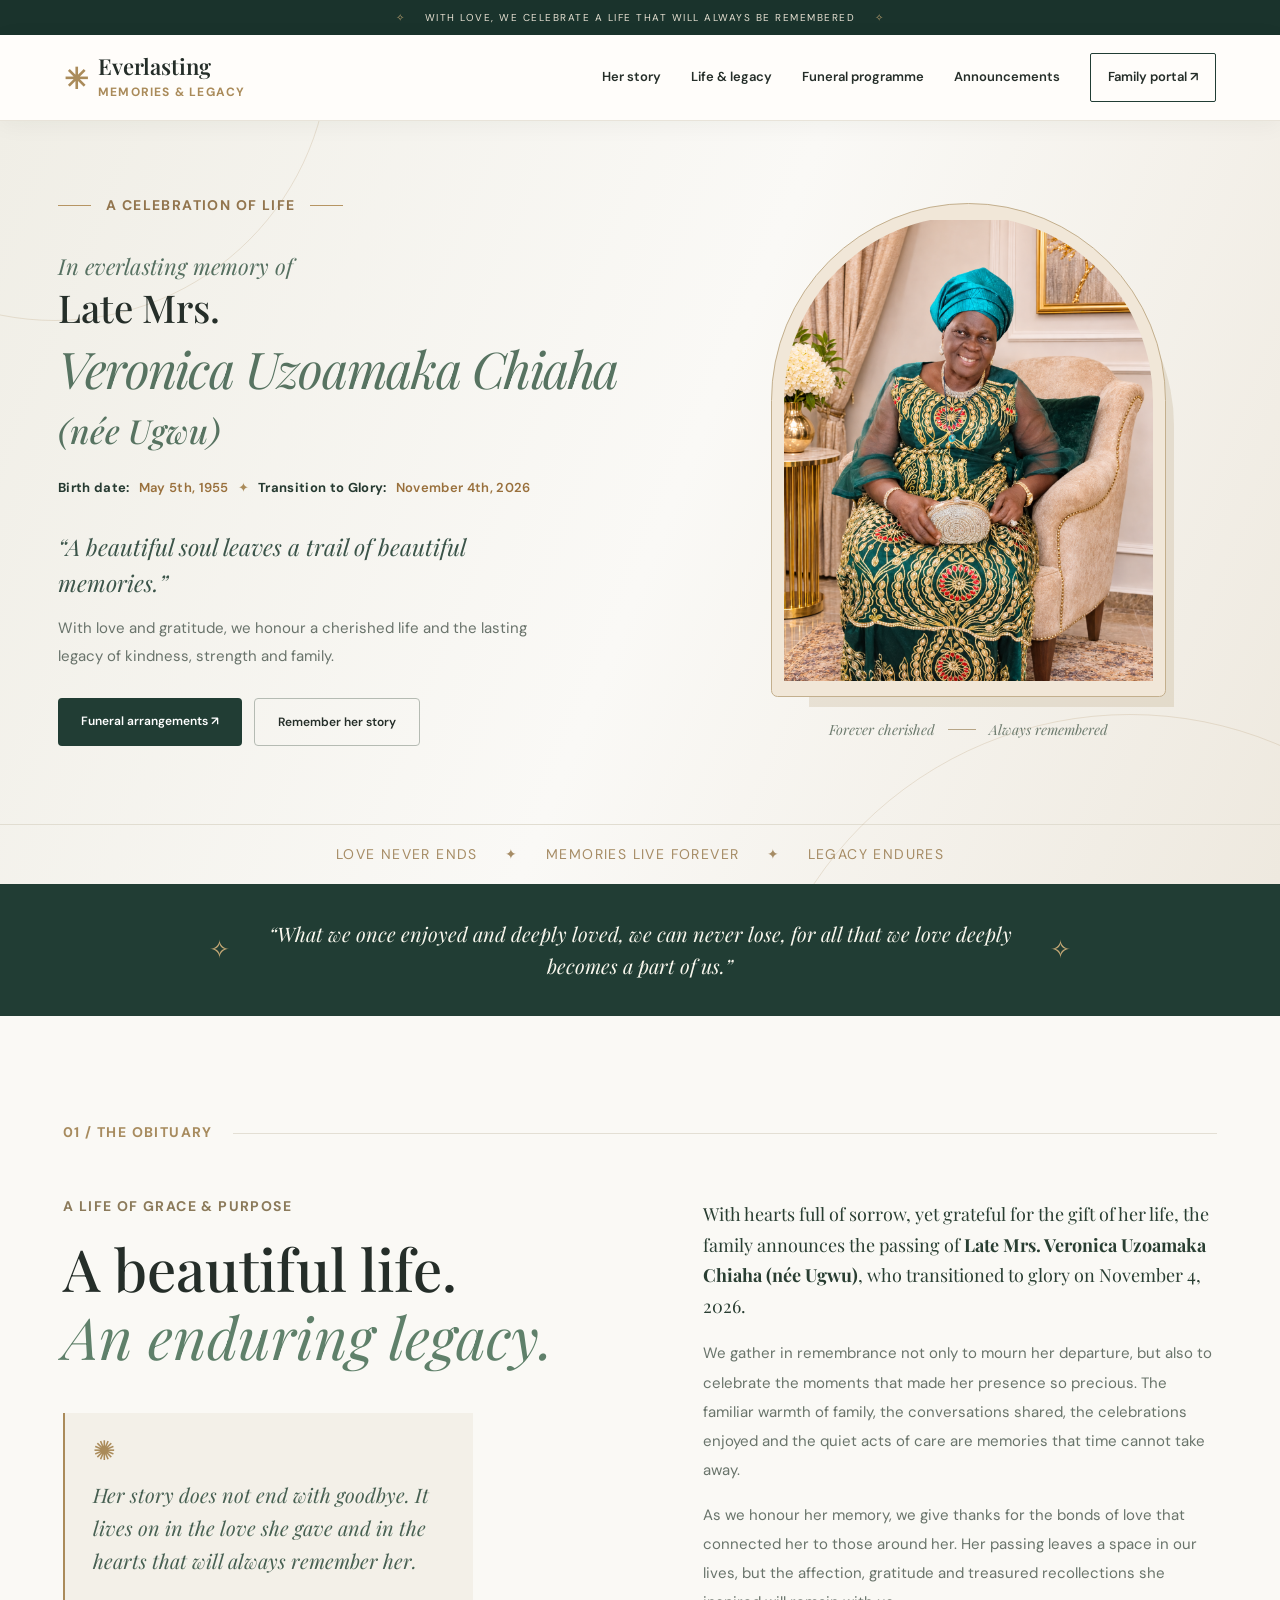
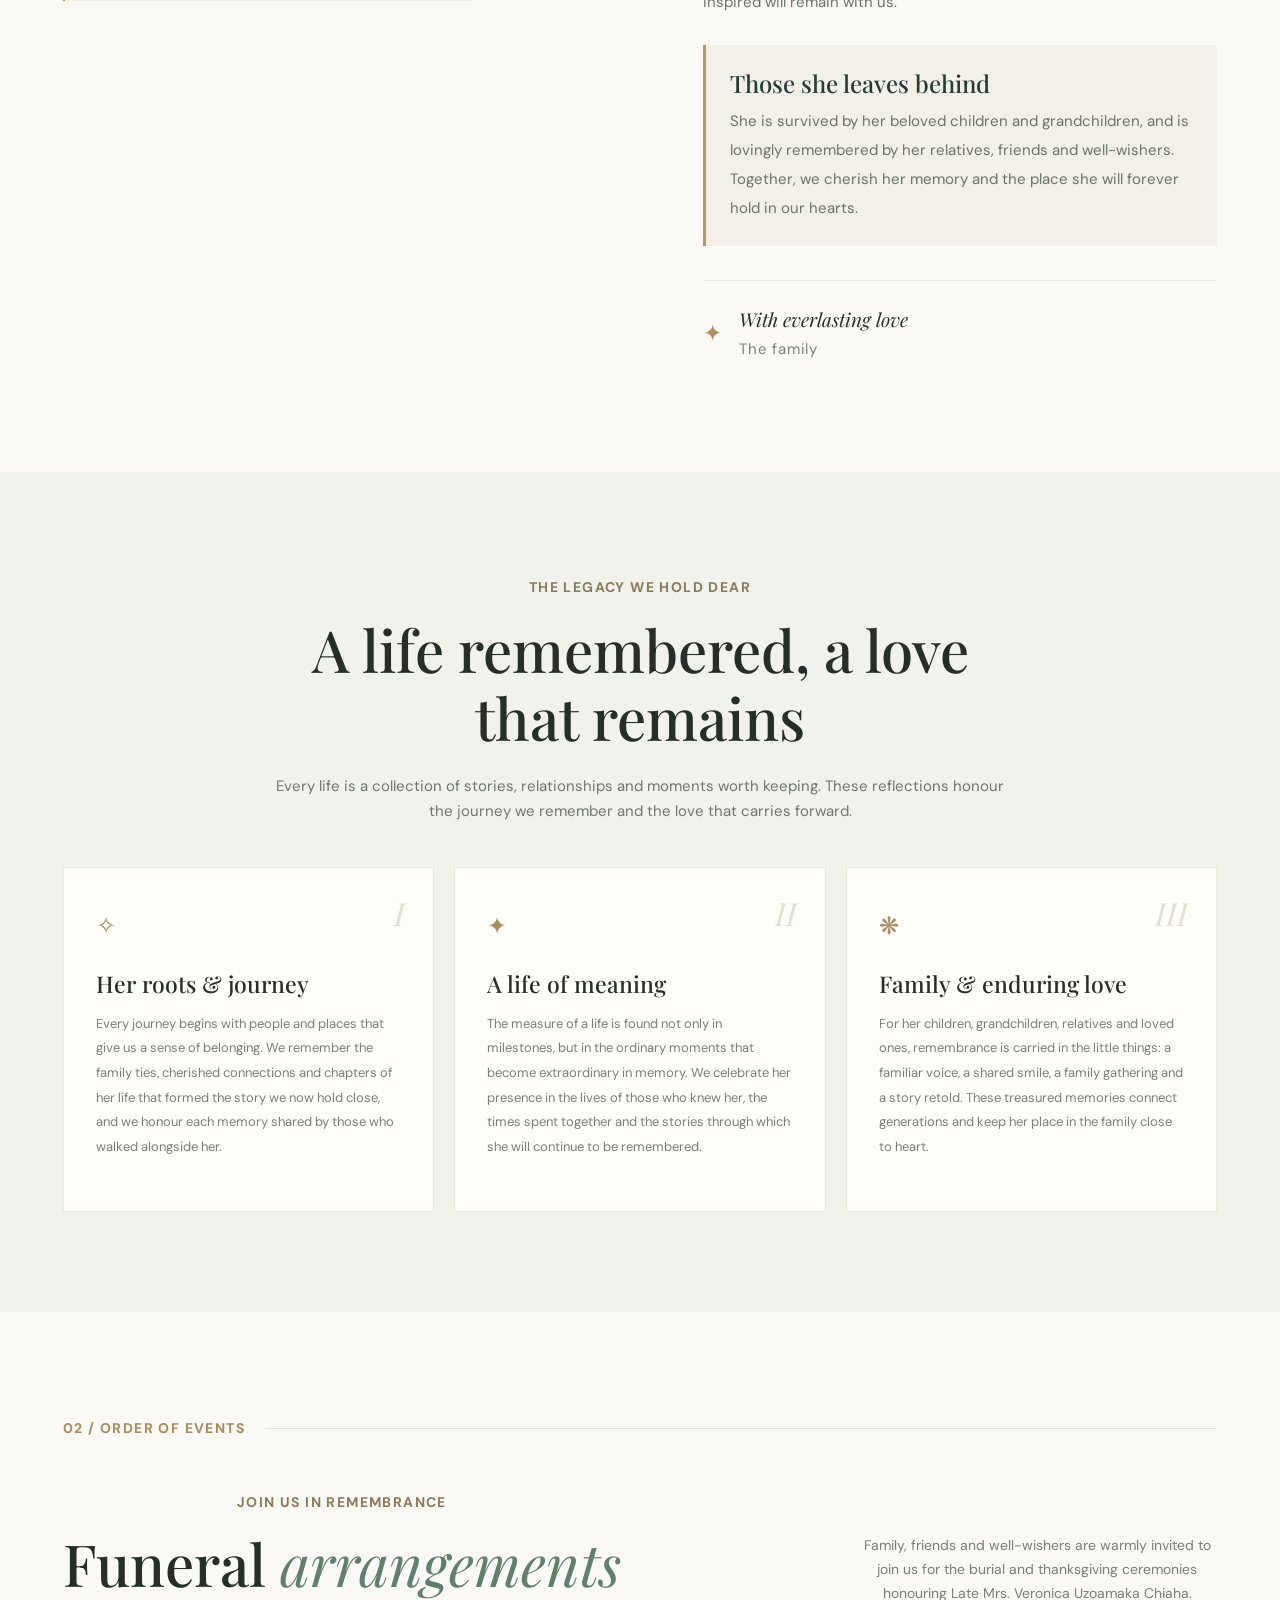
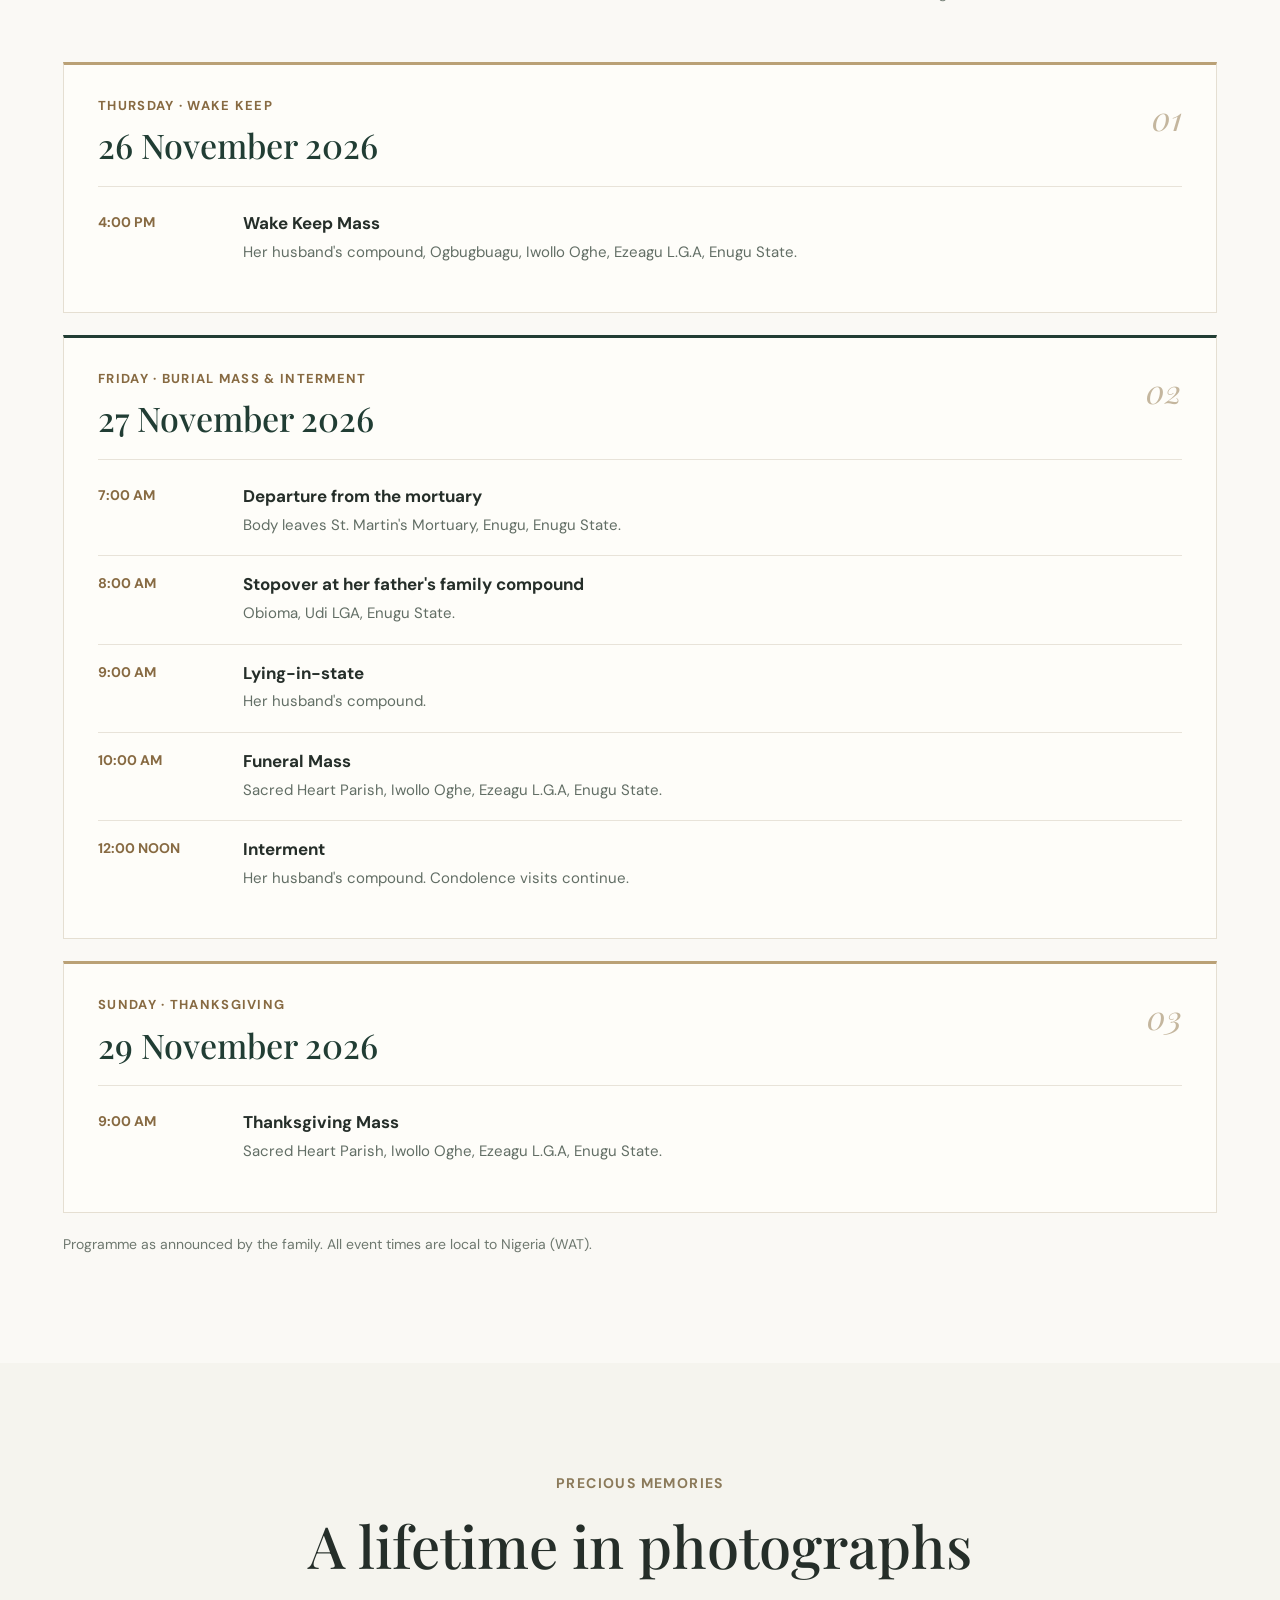
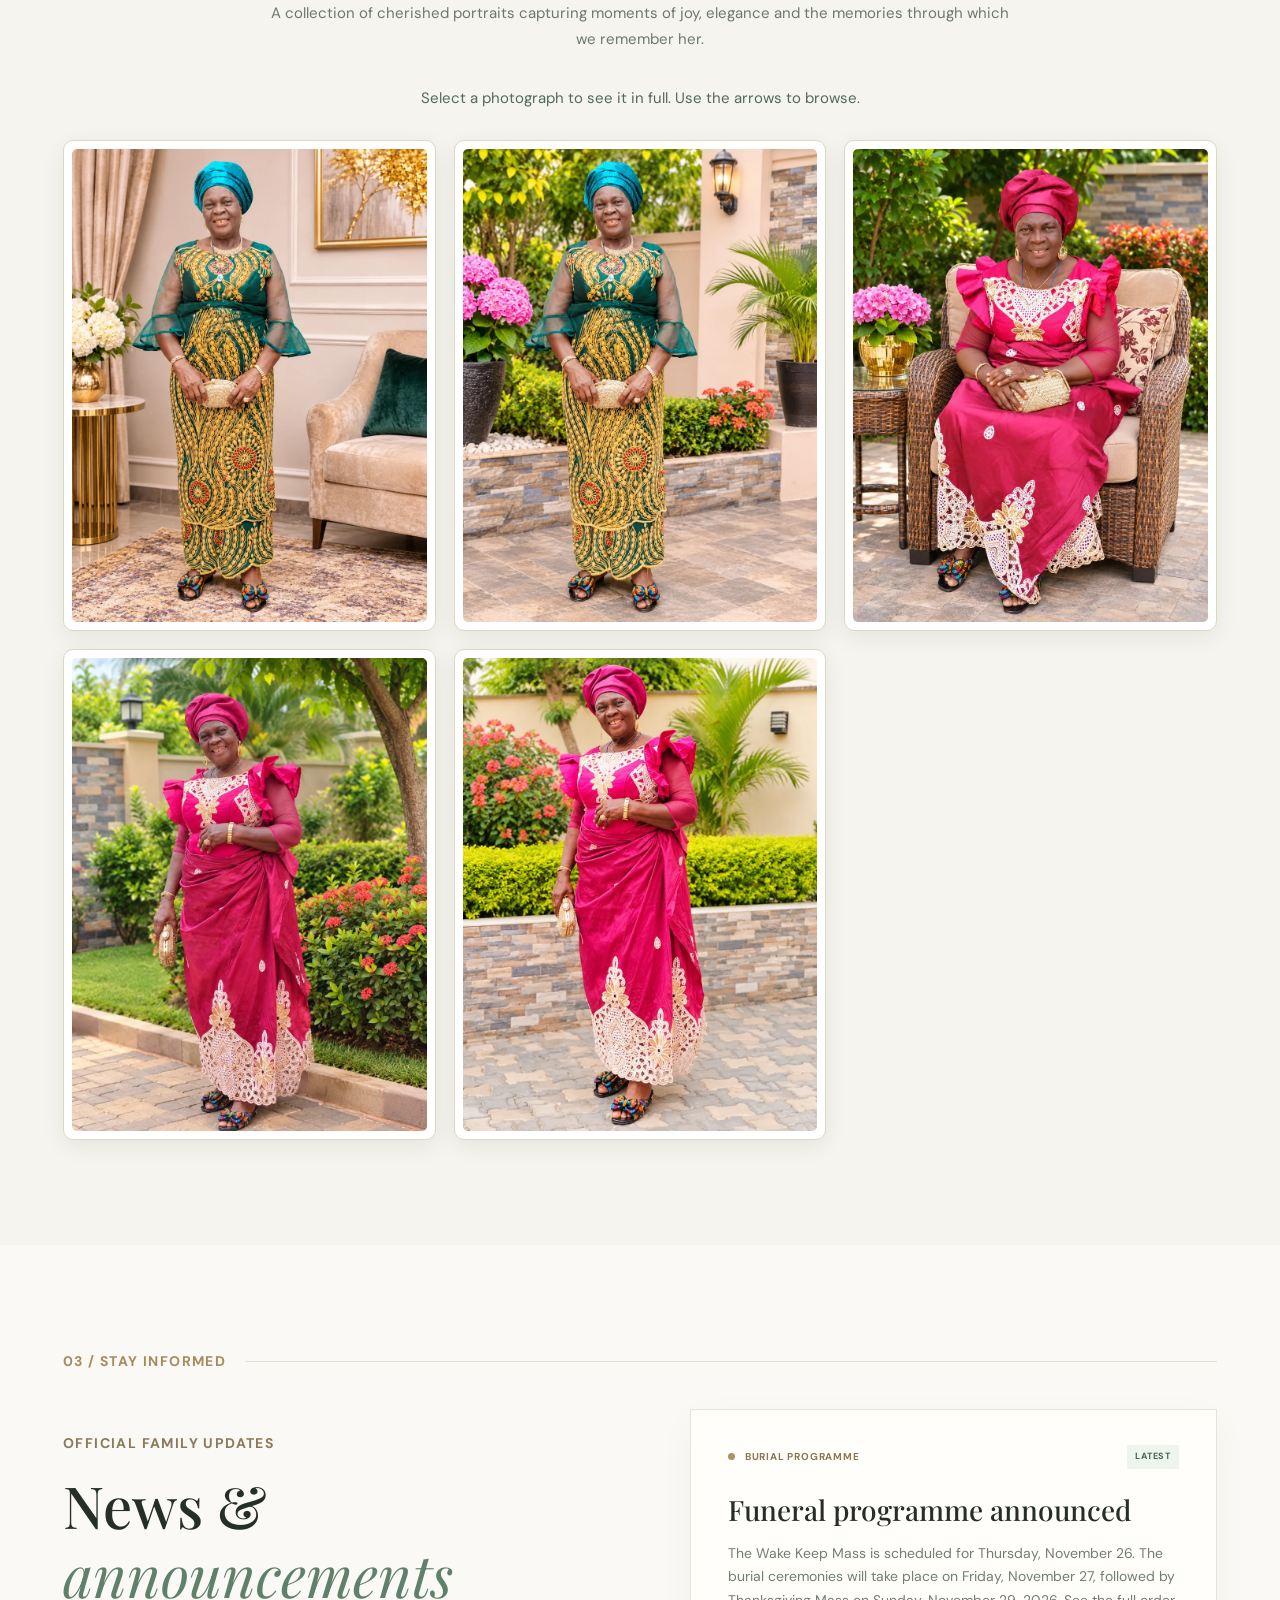
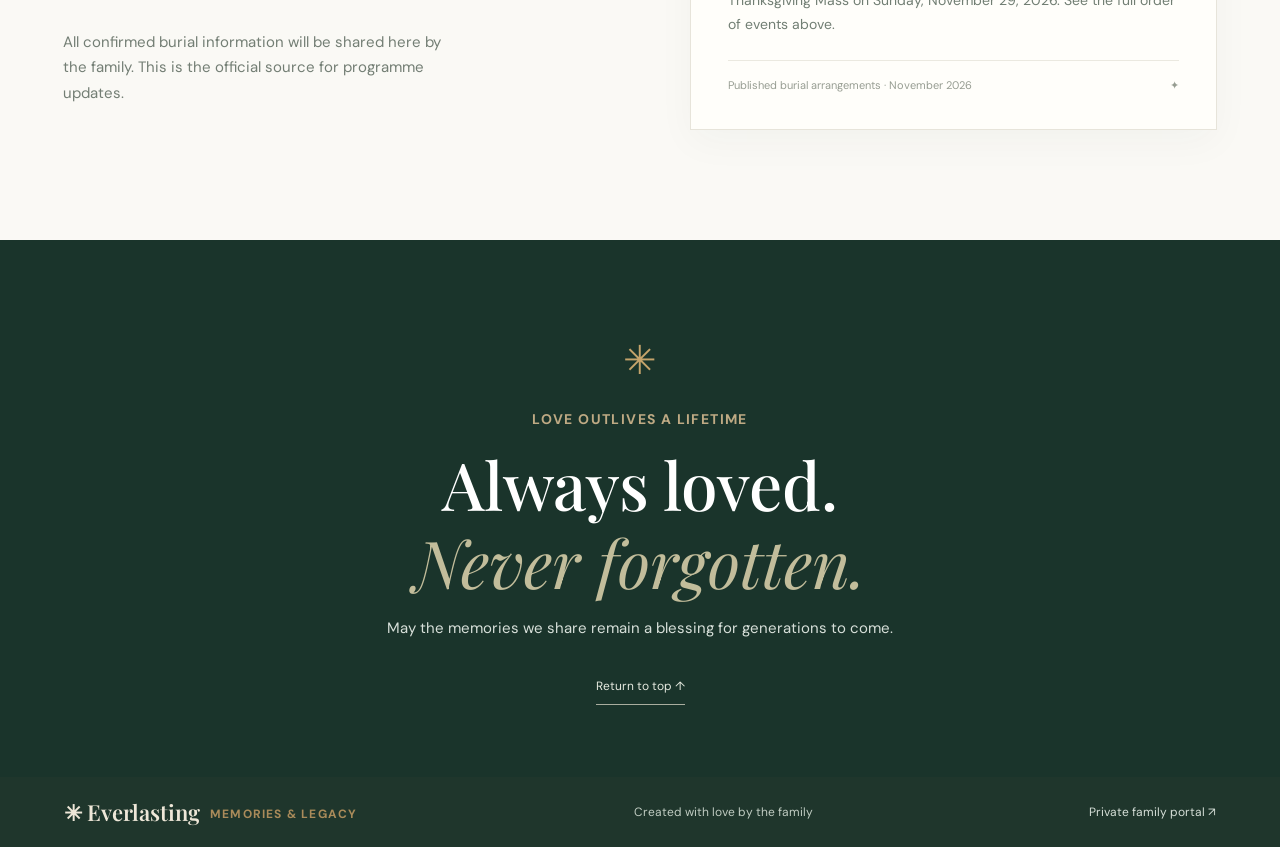
<file: index.html>
<!DOCTYPE html>
<html lang="en">
 <head>
  <meta charset="utf-8"/>
  <meta content="width=device-width,initial-scale=1" name="viewport"/>
  <meta content="#172e29" name="theme-color"/>
  <meta content="A place to honour a cherished life and find memorial and funeral arrangements." name="description"/>
  <title>
   In Loving Memory of Late Mrs. Veronica Uzoamaka Chiaha (née Ugwu)
  </title>
  <link href="styles.css" rel="stylesheet"/>
  <script defer="" src="public.js">
  </script>
  <script defer="True" src="gallery.js">
  </script>
 </head>
 <body class="public-site">
  <a class="skip-link" href="#main">
   Skip to content
  </a>
  <div class="announcement-bar">
   <span class="tiny-flower">
    ✧
   </span>
   With love, we celebrate a life that will always be remembered
   <span class="tiny-flower">
    ✧
   </span>
  </div>
  <header class="site-header elevated">
   <a class="brand" href="index.html">
    <span class="brand-symbol">
     ✳
    </span>
    <span>
     Everlasting
     <small>
      MEMORIES &amp; LEGACY
     </small>
    </span>
   </a>
   <button aria-controls="publicNav" aria-expanded="false" aria-label="Open navigation" class="mobile-menu" id="menuToggle">
    ☰
   </button>
   <nav aria-label="Main navigation" id="publicNav">
    <a href="#story">
     Her story
    </a>
    <a href="#journey">
     Life &amp; legacy
    </a>
    <a href="#arrangements">
     Funeral programme
    </a>
    <a href="#announcements">
     Announcements
    </a>
    <a class="nav-action" href="family.html">
     Family portal
     <span aria-hidden="true">
      &nearrow;
     </span>
    </a>
   </nav>
  </header>
  <main id="main">
   <!-- MEMORIAL HERO: name, dates and primary photograph -->
   <section class="memorial-hero">
    <div aria-hidden="true" class="hero-ornament hero-ornament-one">
    </div>
    <div aria-hidden="true" class="hero-ornament hero-ornament-two">
    </div>
    <div class="memorial-hero-grid">
     <div class="hero-copy">
      <div class="hero-kicker">
       <span class="gold-line">
       </span>
       A CELEBRATION OF LIFE
       <span class="gold-line">
       </span>
      </div>
      <p class="hero-prefix">
       In everlasting memory of
      </p>
      <h1>
       <span class="hero-honorific">Late Mrs.</span>
       <em>Veronica Uzoamaka Chiaha</em>
       <span class="hero-maiden">(née Ugwu)</span>
      </h1>
      <div class="hero-lifeline">
       <strong class="lifeline-label">
        Birth date:
       </strong>
       <time class="lifeline-date" datetime="1955-05-05">May 5th, 1955</time>
       <span aria-hidden="true" class="star-separator">
        ✦
       </span>
       <strong class="lifeline-label">
        Transition to Glory:
       </strong>
       <time class="lifeline-date" datetime="2026-11-04">
        November 4th, 2026
       </time>
      </div>
      <p class="hero-quote">
       &ldquo;A beautiful soul leaves a trail of beautiful memories.&rdquo;
      </p>
      <p class="hero-intro">
       With love and gratitude, we honour a cherished life and the lasting legacy of kindness, strength and family.
      </p>
      <div class="hero-actions">
       <a class="button solid" href="#arrangements">
        Funeral arrangements
        <span aria-hidden="true">
         &nearrow;
        </span>
       </a>
       <a class="button outline" href="#story">
        Remember her story
       </a>
      </div>
     </div>
     <div class="hero-visual">
      <div class="hero-photo-frame">
       <img alt="Late Mrs. Veronica Uzoamaka Chiaha seated in emerald-green and gold attire" class="hero-photo" decoding="async" fetchpriority="high" height="1376" src="images/pic8.png" width="1101"/>
      </div>
      <div class="photo-caption">
       <span>
        Forever cherished
       </span>
       <span class="caption-rule">
       </span>
       <span>
        Always remembered
       </span>
      </div>
     </div>
    </div>
    <div class="hero-bottom">
     LOVE NEVER ENDS
     <span>
      ✦
     </span>
     MEMORIES LIVE FOREVER
     <span>
      ✦
     </span>
     LEGACY ENDURES
    </div>
   </section>
   <!-- Remembrance Strip -->
   <section class="remembrance-strip">
    <span class="decorative-mark">
     ✧
    </span>
    <p>
     &ldquo;What we once enjoyed and deeply loved, we can never lose, for all that we love deeply becomes a part of us.&rdquo;
    </p>
    <span class="decorative-mark">
     ✧
    </span>
   </section>
   <!-- Content Section Story Section -->
   <section class="content-section story-section" id="story">
    <div class="section-label">
     <span>
      01 / THE OBITUARY
     </span>
     <span class="thin-rule">
     </span>
    </div>
    <div class="story-grid">
     <div>
      <p class="overline">
       A LIFE OF GRACE &amp; PURPOSE
      </p>
      <h2>
       A beautiful life.
       <br/>
       <em>
        An enduring legacy.
       </em>
      </h2>
      <div class="story-reflection">
       <span class="story-reflection-symbol" aria-hidden="true">✺</span>
       <p>Her story does not end with goodbye. It lives on in the love she gave and in the hearts that will always remember her.</p>
      </div>
     </div>
     <div class="story-body">
      <p class="lead">
       With hearts full of sorrow, yet grateful for the gift of her life,
       the family announces the passing of <strong>Late Mrs. Veronica Uzoamaka Chiaha (née Ugwu)</strong>,
       who transitioned to glory on November 4, 2026.
      </p>
      <p>
       We gather in remembrance not only to mourn her departure, but also to celebrate the
       moments that made her presence so precious. The familiar warmth of family, the
       conversations shared, the celebrations enjoyed and the quiet acts of care are
       memories that time cannot take away.
      </p>
      <p>
       As we honour her memory, we give thanks for the bonds of love that connected her
       to those around her. Her passing leaves a space in our lives, but the affection,
       gratitude and treasured recollections she inspired will remain with us.
      </p>
      <div class="survived-by">
       <h3>Those she leaves behind</h3>
       <p>
        She is survived by her beloved children and grandchildren, and is lovingly
        remembered by her relatives, friends and well-wishers. Together, we
        cherish her memory and the place she will forever hold in our hearts.
       </p>
      </div>
      <div class="family-signature">
       <span class="signature-symbol">
        ✦
       </span>
       <div>
        <strong>
         With everlasting love
        </strong>
        <small>
         The family
        </small>
       </div>
      </div>
     </div>
    </div>
   </section>
   <!-- Journey Section -->
   <section class="journey-section" id="journey">
    <div class="content-section journey-inner">
     <div class="section-heading centered">
      <p class="overline">THE LEGACY WE HOLD DEAR</p>
      <h2>A life remembered, a love that remains</h2>
      <p>
       Every life is a collection of stories, relationships and moments worth keeping.
       These reflections honour the journey we remember and the love that carries forward.
      </p>
     </div>
     <div class="legacy-grid">
      <article class="legacy-card">
       <span class="legacy-number">I</span>
       <div class="legacy-icon" aria-hidden="true">✧</div>
       <h3>Her roots &amp; journey</h3>
       <p>
        Every journey begins with people and places that give us a sense of belonging.
        We remember the family ties, cherished connections and chapters of her life
        that formed the story we now hold close, and we honour each memory shared by
        those who walked alongside her.
       </p>
      </article>
      <article class="legacy-card">
       <span class="legacy-number">II</span>
       <div class="legacy-icon" aria-hidden="true">✦</div>
       <h3>A life of meaning</h3>
       <p>
        The measure of a life is found not only in milestones, but in the ordinary
        moments that become extraordinary in memory. We celebrate her presence in
        the lives of those who knew her, the times spent together and the stories
        through which she will continue to be remembered.
       </p>
      </article>
      <article class="legacy-card">
       <span class="legacy-number">III</span>
       <div class="legacy-icon" aria-hidden="true">❋</div>
       <h3>Family &amp; enduring love</h3>
       <p>
        For her children, grandchildren, relatives and loved ones, remembrance is
        carried in the little things: a familiar voice, a shared smile, a family
        gathering and a story retold. These treasured memories connect generations
        and keep her place in the family close to heart.
       </p>
      </article>
     </div>
    </div>
   </section>
   <!-- FUNERAL PROGRAMME: Published family arrangements, November 26–29, 2026 -->
   <section class="content-section programme-section" id="arrangements">
    <div class="section-label">
     <span>02 / ORDER OF EVENTS</span>
     <span class="thin-rule"></span>
    </div>

    <div class="section-heading split-heading">
     <div>
      <p class="overline">JOIN US IN REMEMBRANCE</p>
      <h2>Funeral <em>arrangements</em></h2>
     </div>
     <p>
      Family, friends and well-wishers are warmly invited to join us for
      the burial and thanksgiving ceremonies honouring Late Mrs. Veronica Uzoamaka Chiaha.
     </p>
    </div>

    <div class="funeral-schedule">
     <!-- THURSDAY: WAKE KEEP -->
     <article class="programme-day">
      <div class="programme-day-heading">
       <div>
        <p class="programme-day-kicker">THURSDAY · WAKE KEEP</p>
        <h3><time datetime="2026-11-26">26 November 2026</time></h3>
       </div>
       <span class="programme-day-marker" aria-hidden="true">01</span>
      </div>
      <div class="programme-timeline">
       <div class="programme-item">
        <time datetime="2026-11-26T16:00" class="programme-time">4:00 PM</time>
        <div class="programme-event">
         <h4>Wake Keep Mass</h4>
         <p>Her husband's compound, Ogbugbuagu, Iwollo Oghe, Ezeagu L.G.A, Enugu State.</p>
        </div>
       </div>
      </div>
     </article>

     <!-- FRIDAY: BURIAL MASS AND INTERMENT -->
     <article class="programme-day programme-day-featured">
      <div class="programme-day-heading">
       <div>
        <p class="programme-day-kicker">FRIDAY · BURIAL MASS &amp; INTERMENT</p>
        <h3><time datetime="2026-11-27">27 November 2026</time></h3>
       </div>
       <span class="programme-day-marker" aria-hidden="true">02</span>
      </div>
      <div class="programme-timeline">
       <div class="programme-item">
        <time datetime="2026-11-27T07:00" class="programme-time">7:00 AM</time>
        <div class="programme-event">
         <h4>Departure from the mortuary</h4>
         <p>Body leaves St. Martin's Mortuary, Enugu, Enugu State.</p>
        </div>
       </div>
       <div class="programme-item">
        <time datetime="2026-11-27T08:00" class="programme-time">8:00 AM</time>
        <div class="programme-event">
         <h4>Stopover at her father's family compound</h4>
         <p>Obioma, Udi LGA, Enugu State.</p>
        </div>
       </div>
       <div class="programme-item">
        <time datetime="2026-11-27T09:00" class="programme-time">9:00 AM</time>
        <div class="programme-event">
         <h4>Lying-in-state</h4>
         <p>Her husband's compound.</p>
        </div>
       </div>
       <div class="programme-item">
        <time datetime="2026-11-27T10:00" class="programme-time">10:00 AM</time>
        <div class="programme-event">
         <h4>Funeral Mass</h4>
         <p>Sacred Heart Parish, Iwollo Oghe, Ezeagu L.G.A, Enugu State.</p>
        </div>
       </div>
       <div class="programme-item">
        <time datetime="2026-11-27T12:00" class="programme-time">12:00 NOON</time>
        <div class="programme-event">
         <h4>Interment</h4>
         <p>Her husband's compound. Condolence visits continue.</p>
        </div>
       </div>
      </div>
     </article>

     <!-- SUNDAY: THANKSGIVING MASS -->
     <article class="programme-day">
      <div class="programme-day-heading">
       <div>
        <p class="programme-day-kicker">SUNDAY · THANKSGIVING</p>
        <h3><time datetime="2026-11-29">29 November 2026</time></h3>
       </div>
       <span class="programme-day-marker" aria-hidden="true">03</span>
      </div>
      <div class="programme-timeline">
       <div class="programme-item">
        <time datetime="2026-11-29T09:00" class="programme-time">9:00 AM</time>
        <div class="programme-event">
         <h4>Thanksgiving Mass</h4>
         <p>Sacred Heart Parish, Iwollo Oghe, Ezeagu L.G.A, Enugu State.</p>
        </div>
       </div>
      </div>
     </article>
    </div>
    <p class="programme-source-note">
     Programme as announced by the family. All event times are local to Nigeria (WAT).
    </p>
   </section>
   <!-- PHOTO GALLERY: images/pic3.png through images/pic7.png -->
   <section class="memory-gallery-section">
    <div class="content-section">
     <div class="section-heading centered">
      <p class="overline">
       PRECIOUS MEMORIES
      </p>
      <h2>
       A lifetime in photographs
      </h2>
      <p>
       A collection of cherished portraits capturing moments of joy, elegance and the memories through which we remember her.
      </p>
     </div>
     <p class="gallery-help">
      Select a photograph to see it in full. Use the arrows to browse.
     </p>
     <div aria-label="Memorial photo gallery" class="gallery-grid" id="memorialGallery">
     </div>
    </div>
   </section>
   <!-- Content Section Announcements Section -->
   <section class="content-section announcements-section" id="announcements">
    <div class="section-label">
     <span>
      03 / STAY INFORMED
     </span>
     <span class="thin-rule">
     </span>
    </div>
    <div class="announcement-layout">
     <div>
      <p class="overline">
       OFFICIAL FAMILY UPDATES
      </p>
      <h2>
       News &amp;
       <em>
        announcements
       </em>
      </h2>
      <p>
       All confirmed burial information will be shared here by the family. This is the official source for programme updates.
      </p>
     </div>
     <article class="announcement-card">
      <div class="announcement-card-top">
       <span class="notice-dot">
       </span>
       BURIAL PROGRAMME
       <span class="announcement-badge">
        LATEST
       </span>
      </div>
      <h3>
       Funeral programme announced
      </h3>
      <p>
       The Wake Keep Mass is scheduled for Thursday, November 26. The burial ceremonies will take place on Friday, November 27, followed by Thanksgiving Mass on Sunday, November 29, 2026. See the full order of events above.
      </p>
      <div class="announcement-footer">
       Published burial arrangements · November 2026
       <span>
        ✦
       </span>
      </div>
     </article>
    </div>
   </section>
   <!-- Closing Advanced Closing -->
   <section class="closing advanced-closing">
    <div class="closing-flower">
     ✳
    </div>
    <p class="overline">
     LOVE OUTLIVES A LIFETIME
    </p>
    <h2>
     Always loved.
     <br/>
     <em>
      Never forgotten.
     </em>
    </h2>
    <p>
     May the memories we share remain a blessing for generations to come.
    </p>
    <a class="back-top" href="#main">
     Return to top &uarr;
    </a>
   </section>
  </main>
  <dialog aria-label="Enlarged memorial photograph" class="gallery-lightbox" id="galleryLightbox">
   <div class="lightbox-inner">
    <button aria-label="Close photograph" class="lightbox-close" id="lightboxClose" type="button">
     &times;
    </button>
    <button aria-label="Previous photograph" class="lightbox-arrow lightbox-prev" id="lightboxPrev" type="button">
     &lsaquo;
    </button>
    <figure class="lightbox-figure">
     <img alt="" id="lightboxImage"/>
     <figcaption id="lightboxCaption">
     </figcaption>
    </figure>
    <button aria-label="Next photograph" class="lightbox-arrow lightbox-next" id="lightboxNext" type="button">
     &rsaquo;
    </button>
   </div>
  </dialog>
  <footer class="public-footer">
   <span class="brand">
    ✳ Everlasting
    <small>
     MEMORIES &amp; LEGACY
    </small>
   </span>
   <span>
    Created with love by the family
   </span>
   <a href="family.html">
    Private family portal &nearrow;
   </a>
  </footer>
 </body>
</html>
</file>
<file: styles.css>
@import url('https://fonts.googleapis.com/css2?family=DM+Sans:wght@400;500;600;700&family=Playfair+Display:ital,wght@0,400;0,500;0,600;1,400;1,500&display=swap');

:root {
  --cream: #f7f5ef;
  --paper: #fffcf7;
  --ink: #252e29;
  --forest: #27463a;
  --gold: #b89861;
  --muted: #7b817b;
  --line: #e8e3d9;
  --white: #fff;
  --red: #a44747;
}

* {
  box-sizing: border-box;
}

html {
  scroll-behavior: smooth;
}

body {
  margin: 0;
  background: var(--cream);
  font: 15px/1.7 'DM Sans',sans-serif;
  color: var(--ink);
}

a {
  color: inherit;
  text-decoration: none;
}

button,input,select,textarea {
  font: inherit;
}

button {
  cursor: pointer;
}

.site-header {
  height: 78px;
  display: flex;
  align-items: center;
  justify-content: space-between;
  padding: 0 max(5vw,22px);
  border-bottom: 1px solid var(--line);
  background: var(--paper);
}

.brand {
  font-family: 'Playfair Display',serif;
  font-size: 20px;
  font-weight: 600;
}

.brand-mark {
  color: var(--gold);
  margin-right: 8px;
}

.site-header nav {
  display: flex;
  align-items: center;
  gap: 30px;
  font-size: 13px;
  font-weight: 600;
}

.nav-action {
  border: 1px solid var(--forest);
  padding: 10px 17px;
  border-radius: 4px;
}

.hero {
  text-align: center;
  padding: 62px 20px 90px;
  background: radial-gradient(ellipse at center top,#fffdfa 0,#f7f5ef 68%);
}

.eyebrow,.overline,.event-kind {
  font-size: 14px;
  letter-spacing: .10em;
  font-weight: 700;
  color: #8b7a5a;
}

.portrait {
  width: 220px;
  height: 260px;
  border-radius: 120px 120px 12px 12px;
  border: 1px solid #cfc4ae;
  padding: 8px;
  margin: 32px auto 27px;
}

.portrait-inner {
  border-radius: 116px 116px 8px 8px;
  background: linear-gradient(140deg,#e6e0d2,#c7d0c7);
  width: 100%;
  height: 100%;
  display: flex;
  flex-direction: column;
  align-items: center;
  justify-content: center;
  color: #667568;
  gap: 8px;
}

.portrait-inner span {
  font-size: 13px;
  letter-spacing: .2em;
}

.portrait-inner small {
  font-size: 10px;
}

.hero h1 {
  font: 500 clamp(47px,7vw,84px)/1.1 'Playfair Display',serif;
  margin: 12px 0;
}

.hero h1 em {
  font-weight: 400;
  color: var(--forest);
}

.dates {
  letter-spacing: .1em;
  font-size: 13px;
}

.dates span {
  color: var(--gold);
  margin: 0 14px;
}

.hero-message {
  font: italic 19px/1.8 'Playfair Display',serif;
  max-width: 570px;
  margin: 24px auto 30px;
  color: #656f68;
}

.hero-actions {
  display: flex;
  justify-content: center;
  gap: 12px;
  flex-wrap: wrap;
}

.button {
  display: inline-block;
  padding: 12px 24px;
  border-radius: 4px;
  font-weight: 600;
  font-size: 12px;
}

.solid {
  background: var(--forest);
  color: white;
}

.outline {
  border: 1px solid #b5bbb3;
}

.content-section {
  max-width: 1160px;
  margin: auto;
  padding: 95px 28px;
}

.content-section h2,.closing h2 {
  font: 500 clamp(34px,4.5vw,54px)/1.18 'Playfair Display',serif;
  margin: 10px 0 22px;
}

.tribute {
  display: grid;
  grid-template-columns: 1fr 1fr;
  gap: 11%;
  align-items: center;
}

.tribute p {
  max-width: 500px;
}

.muted {
  color: var(--muted);
  font-size: 12px;
}

.arrangements {
  max-width: none;
  background: #edf0ea;
}

.arrangements>.section-heading,.event-grid {
  max-width: 1104px;
  margin: auto;
}

.section-heading {
  text-align: center;
  margin-bottom: 42px !important;
}

.event-grid {
  display: grid;
  grid-template-columns: repeat(3,1fr);
  gap: 17px;
}

.event-card {
  background: var(--paper);
  padding: 32px;
  border-top: 3px solid var(--gold);
  box-shadow: 0 6px 25px #223a2a08;
}

.event-number {
  font: italic 31px 'Playfair Display',serif;
  color: #b0b9ae;
}

.event-card h3,.notice-card h3 {
  font: 500 26px 'Playfair Display',serif;
}

.event-card p {
  font-size: 13px;
}

.notice {
  display: grid;
  grid-template-columns: 1fr 1fr;
  gap: 10%;
}

.notice-card {
  background: #fff;
  padding: 32px;
  border: 1px solid var(--line);
}

.tag {
  display: inline-block;
  padding: 5px 10px;
  font-size: 10px;
  letter-spacing: .1em;
  background: #edf0ea;
  color: var(--forest);
  font-weight: 700;
}

.closing {
  text-align: center;
  background: var(--forest);
  color: #fff;
  padding: 78px 20px;
}

.closing-icon {
  color: #c8a66c;
  font-size: 28px;
}

.closing h2 {
  margin-bottom: 12px;
}

.closing p {
  color: #d8e0da;
}

footer {
  background: #1f362c;
  color: #d6dfd8;
  display: flex;
  justify-content: space-between;
  gap: 15px;
  flex-wrap: wrap;
  padding: 23px 5vw;
  font-size: 12px;
}

/* family portal */
.portal-bg {
  background: #f4f5f1;
}

.portal-header {
  height: 68px;
  background: white;
  padding: 0 5%;
  display: flex;
  justify-content: space-between;
  align-items: center;
  border-bottom: 1px solid var(--line);
}

.portal-shell {
  max-width: 1200px;
  padding: 35px 20px 80px;
  margin: auto;
}

.portal-login {
  max-width: 425px;
  margin: 60px auto;
  padding: 40px;
  background: white;
  border: 1px solid var(--line);
  border-radius: 12px;
}

.portal-login h1,.dashboard-head h1 {
  font: 500 35px 'Playfair Display',serif;
  margin: 5px 0;
}

.field {
  display: flex;
  flex-direction: column;
  gap: 6px;
  margin: 12px 0;
  font-size: 12px;
  font-weight: 600;
}

.field input,.field select,.field textarea {
  border: 1px solid #d6dcd5;
  background: white;
  border-radius: 6px;
  padding: 11px;
  width: 100%;
  color: var(--ink);
}

.field textarea {
  min-height: 76px;
}

.primary-btn,.secondary-btn,.danger-btn {
  border: none;
  background: var(--forest);
  color: white;
  border-radius: 6px;
  padding: 11px 18px;
  font-weight: 700;
  font-size: 13px;
}

.secondary-btn {
  background: white;
  color: var(--forest);
  border: 1px solid #bac5be;
}

.danger-btn {
  background: #9d4242;
}

.wide {
  width: 100%;
}

.error {
  color: var(--red);
  font-size: 12px;
}

.success {
  color: #246445;
  font-size: 12px;
}

.dashboard-head {
  display: flex;
  justify-content: space-between;
  gap: 20px;
  align-items: center;
  margin-bottom: 28px;
}

.stats {
  display: grid;
  grid-template-columns: repeat(4,1fr);
  gap: 15px;
}

.stat-card {
  background: #fff;
  border: 1px solid var(--line);
  border-radius: 9px;
  padding: 20px;
}

.stat-label {
  font-size: 12px;
  color: var(--muted);
}

.stat-number {
  font: 500 32px 'Playfair Display',serif;
  margin: 4px 0;
}

.progress {
  height: 8px;
  border-radius: 8px;
  background: #e3e8e1;
  overflow: hidden;
  margin-top: 15px;
}

.progress-bar {
  height: 100%;
  background: #447c5f;
}

.panel {
  border: 1px solid var(--line);
  background: white;
  border-radius: 10px;
  padding: 24px;
  margin-top: 20px;
}

.panel-head {
  display: flex;
  justify-content: space-between;
  align-items: center;
  gap: 12px;
  flex-wrap: wrap;
}

.panel-head h2 {
  font: 500 23px 'Playfair Display',serif;
  margin: 0;
}

.filters {
  display: flex;
  gap: 9px;
  flex-wrap: wrap;
  margin: 20px 0;
}

.filters select {
  border: 1px solid var(--line);
  background: white;
  padding: 8px;
  border-radius: 5px;
}

.table-wrap {
  overflow-x: auto;
}

table {
  border-collapse: collapse;
  width: 100%;
  font-size: 13px;
  min-width: 760px;
}

th {
  text-align: left;
  font-size: 11px;
  letter-spacing: .08em;
  color: var(--muted);
  padding: 13px 10px;
  border-bottom: 1px solid var(--line);
}

td {
  padding: 13px 10px;
  border-bottom: 1px solid #eef0eb;
  vertical-align: top;
}

.status {
  display: inline-block;
  border-radius: 20px;
  padding: 3px 9px;
  font-size: 11px;
  font-weight: 700;
  background: #f0eee4;
  color: #7d6436;
}

.status.completed {
  background: #e2f2e9;
  color: #256544;
}

.status.in-progress {
  background: #e7eff8;
  color: #345d91;
}

.status.blocked {
  background: #fde7e6;
  color: #a34141;
}

.modal {
  border: none;
  border-radius: 12px;
  max-width: 580px;
  width: calc(100% - 24px);
  padding: 30px;
  box-shadow: 0 15px 70px #0003;
}

.modal::backdrop {
  background: #132019ad;
}

.form-grid {
  display: grid;
  grid-template-columns: 1fr 1fr;
  gap: 0 12px;
}

.form-actions {
  display: flex;
  justify-content: flex-end;
  gap: 10px;
  margin-top: 20px;
}

.small {
  font-size: 12px;
}

.text-button {
  border: none;
  background: transparent;
  color: var(--forest);
  text-decoration: underline;
  padding: 4px;
}

.sr-only {
  position: absolute;
  width: 1px;
  height: 1px;
  overflow: hidden;
  clip: rect(0,0,0,0);
}

[hidden] {
  display: none !important;
}

@media (max-width:760px) {
  .site-header {
    height: auto;
    min-height: 68px;
    gap: 10px;
    flex-wrap: wrap;
    padding: 16px 20px;
  }

  .site-header nav {
    gap: 13px;
    flex-wrap: wrap;
    font-size: 11px;
  }

  .tribute,.notice {
    grid-template-columns: 1fr;
    gap: 10px;
  }

  .event-grid {
    grid-template-columns: 1fr;
  }

  .content-section {
    padding: 64px 20px;
  }

  .stats {
    grid-template-columns: repeat(2,1fr);
  }

  .dashboard-head {
    align-items: flex-start;
    flex-direction: column;
  }

  .form-grid {
    grid-template-columns: 1fr;
  }

  .portal-login {
    margin: 20px auto;
    padding: 25px;
  }

}

/* Edition 2: editorial memorial aesthetic */
:root {
  --forest: #213d34;
  --deep: #172e29;
  --gold: #aa8b5a;
  --cream: #f7f5ef;
  --paper: #fefdf9;
}

.public-site {
  background: #faf9f5;
}

.announcement-bar {
  background: #1a332c;
  color: #e6e0d2;
  text-align: center;
  font-size: 10px;
  letter-spacing: .15em;
  text-transform: uppercase;
  padding: 9px 14px;
}

.tiny-flower {
  color: #c6a875;
  margin: 0 15px;
}

.site-header.elevated {
  height: 86px;
  background: #fffdfa;
  position: sticky;
  top: 0;
  z-index: 20;
  box-shadow: 0 4px 22px #15281b0c;
}

.brand {
  display: inline-flex;
  align-items: center;
  gap: 10px;
  font-size: 22px;
  line-height: 1.1;
}

.brand small {
  font: 700 12px/1.4 'DM Sans',sans-serif;
  letter-spacing: .10em;
  display: block;
  margin-top: 6px;
  color: var(--gold);
}

.brand-symbol {
  font-size: 29px;
  color: var(--gold);
}

.site-header nav a:not(.nav-action) {
  transition: color .2s;
}

.site-header nav a:hover {
  color: #a18453;
}

.nav-action {
  border-radius: 2px;
  padding: 12px 17px;
}

.mobile-menu {
  display: none;
  border: 1px solid var(--line);
  background: transparent;
  padding: 7px 11px;
}

.skip-link {
  position: absolute;
  left: -9999px;
  z-index: 200;
  background: white;
  padding: 10px;
}

.skip-link:focus {
  left: 10px;
  top: 10px;
}

.memorial-hero {
  background: linear-gradient(112deg,#f0eee6 0%,#faf9f6 52%,#eee9df 100%);
  position: relative;
  overflow: hidden;
}

.memorial-hero-grid {
  max-width: 1240px;
  margin: auto;
  min-height: 610px;
  display: grid;
  grid-template-columns: 1fr .9fr;
  gap: 8%;
  align-items: center;
  padding: 75px 38px 78px;
  position: relative;
  z-index: 1;
}

.hero-ornament {
  position: absolute;
  border: 1px solid #b69d7440;
  border-radius: 50%;
  pointer-events: none;
}

.hero-ornament-one {
  width: 550px;
  height: 550px;
  top: -350px;
  left: -220px;
}

.hero-ornament-two {
  width: 760px;
  height: 760px;
  bottom: -590px;
  right: -230px;
}

.hero-kicker {
  font: 700 14px 'DM Sans',sans-serif;
  letter-spacing: .10em;
  color: #92754e;
  display: flex;
  align-items: center;
  gap: 15px;
}

.gold-line {
  width: 33px;
  height: 1px;
  background: #b69563;
}

.hero-prefix {
  font: italic 22px 'Playfair Display',serif;
  color: #567061;
  margin: 37px 0 5px;
}

.hero-copy h1 {
  font: 500 clamp(57px,6.1vw,100px)/1.04 'Playfair Display',serif;
  letter-spacing: -.04em;
  margin: 0 0 23px;
}

.hero-copy h1 .hero-honorific {
  display: block;
  font-size: clamp(29px, 3vw, 43px);
  font-weight: 500;
  letter-spacing: 0;
  margin-bottom: 10px;
}
.hero-copy h1 .hero-maiden {
  display: block;
  font: italic 500 clamp(23px, 2.6vw, 36px)/1.4 'Playfair Display',serif;
  color: #577361;
  letter-spacing: 0;
  margin-top: 10px;
}
.hero-copy h1 em {
  display: block;
  font-weight: 400;
  color: #577361;
  letter-spacing: -.035em;
}

.hero-lifeline {
  display: flex;
  align-items: center;
  gap: 17px;
  letter-spacing: .08em;
  font-size: 13px;
  color: #58665c;
}

.star-separator {
  color: var(--gold);
}

.hero-quote {
  font: italic 23px/1.55 'Playfair Display',serif;
  color: #3b5449;
  max-width: 470px;
  margin: 30px 0 14px;
}

.hero-intro {
  color: #69736b;
  line-height: 1.85;
  max-width: 485px;
}

.hero-actions {
  justify-content: flex-start;
  margin-top: 27px;
}

.hero-actions .button {
  padding: 13px 23px;
  font-size: 12px;
}

.hero-visual {
  display: flex;
  flex-direction: column;
  align-items: center;
  justify-content: center;
}

.hero-photo-frame {
  width: min(100%,395px);
  aspect-ratio: 4/5;
  border-radius: 210px 210px 7px 7px;
  padding: 12px;
  border: 1px solid #c3af8d;
  box-shadow: 23px 25px 0 -15px #a78c5d30;
}

.hero-photo-placeholder {
  height: 100%;
  width: 100%;
  border-radius: 200px 200px 3px 3px;
  background: radial-gradient(ellipse at 45% 24%,#dedad0 0,#c7d0c4 60%,#a2b5a7 100%);
  display: flex;
  flex-direction: column;
  align-items: center;
  justify-content: center;
  gap: 10px;
  color: #4d6657;
  font-size: 10px;
  letter-spacing: .17em;
  text-align: center;
  padding: 24px;
}

.hero-photo-placeholder small {
  font-size: 10px;
  letter-spacing: 0;
  max-width: 195px;
  line-height: 1.6;
}

.photo-flower {
  font-size: 55px;
  color: #e5e7db;
  line-height: 1;
  margin-bottom: 8px;
}

.photo-caption {
  display: flex;
  align-items: center;
  gap: 13px;
  font: italic 14px 'Playfair Display',serif;
  color: #6d7b6e;
  margin-top: 23px;
}

.caption-rule {
  width: 28px;
  height: 1px;
  background: #b7a586;
}

.hero-bottom {
  text-align: center;
  border-top: 1px solid #e1ddd1;
  padding: 17px;
  color: #a68c65;
  letter-spacing: .10em;
  font-size: 14px;
  line-height: 1.8;
}

.hero-bottom span {
  margin: 0 22px;
}

.remembrance-strip {
  text-align: center;
  display: flex;
  justify-content: center;
  align-items: center;
  gap: 35px;
  background: #213d34;
  color: #f9f7ed;
  padding: 34px 25px;
}

.remembrance-strip p {
  max-width: 750px;
  font: italic 20px/1.6 'Playfair Display',serif;
  margin: 0;
}

.decorative-mark {
  color: #c6a976;
  font-size: 25px;
}

.content-section {
  max-width: 1210px;
}

.section-label {
  display: flex;
  align-items: center;
  gap: 20px;
  color: #a78b5e;
  font-size: 14px;
  font-weight: 700;
  letter-spacing: .10em;
  margin-bottom: 36px;
}

.thin-rule {
  height: 1px;
  background: #e3dfd4;
  flex: 1;
}

.story-section {
  padding-top: 105px;
  padding-bottom: 110px;
}

.story-grid {
  display: grid;
  grid-template-columns: 1fr 1fr;
  gap: 11%;
}

.story-grid h2,.section-heading h2,.announcement-layout h2 {
  font: 500 clamp(38px,4.7vw,58px)/1.18 'Playfair Display',serif;
  margin: 15px 0 22px;
}

.story-grid h2 em,.section-heading h2 em,.announcement-layout h2 em {
  font-weight: 400;
  color: #5f806a;
}

.story-body p {
  font-size: 15px;
  line-height: 1.95;
  color: #69746b;
}

.story-body .lead {
  font-size: 18px;
  color: #293e32;
  font-family: 'Playfair Display',serif;
  line-height: 1.7;
}

.story-reflection {
  max-width: 410px;
  margin-top: 42px;
  padding: 24px 28px;
  border-left: 2px solid var(--gold);
  background: #f3f0e8;
}
.story-reflection-symbol {
  color: var(--gold);
  font-size: 27px;
  line-height: 1;
}
.story-reflection p {
  margin: 10px 0 0;
  font: italic 20px/1.65 'Playfair Display',serif;
  color: #476052;
}
.survived-by {
  margin-top: 27px;
  padding: 22px 24px;
  background: #f2f0e8;
  border-left: 3px solid #b89861;
}
.survived-by h3 {
  margin: 0 0 8px;
  font: 500 24px 'Playfair Display',serif;
  color: var(--forest);
}
.survived-by p {
  margin: 0;
}
.small-illustration {
  font-size: 115px;
  color: #d4c5a8;
  margin-top: 30px;
  opacity: .65;
}

.family-signature {
  display: flex;
  align-items: center;
  gap: 17px;
  margin-top: 34px;
  border-top: 1px solid var(--line);
  padding-top: 25px;
}

.signature-symbol {
  color: #af9061;
  font-size: 23px;
}

.family-signature strong {
  display: block;
  font: italic 19px 'Playfair Display',serif;
}

.family-signature small {
  display: block;
  font-size: 15px;
  letter-spacing: .05em;
  color: var(--muted);
  margin-top: 5px;
}

.journey-section {
  background: #f1f2ec;
}

.journey-inner {
  padding-top: 90px;
  padding-bottom: 100px;
}

.section-heading.centered {
  text-align: center;
  max-width: 740px;
  margin: 0 auto 44px;
}

.section-heading.centered>p:last-child {
  color: #6d776f;
  margin-top: 3px;
}

.legacy-grid {
  display: grid;
  grid-template-columns: repeat(3,1fr);
  gap: 20px;
}

.legacy-card {
  position: relative;
  background: #fffdfa;
  border: 1px solid #e8e8dd;
  padding: 38px 32px;
  min-height: 310px;
}

.legacy-number {
  font: italic 32px 'Playfair Display',serif;
  color: #e2ded2;
  position: absolute;
  right: 28px;
  top: 23px;
}

.legacy-icon {
  color: #a98c60;
  font-size: 24px;
}

.legacy-card h3 {
  font: 500 23px 'Playfair Display',serif;
  margin: 21px 0 9px;
}

.legacy-card p {
  color: #778176;
  font-size: 13px;
  line-height: 1.9;
}

.programme-section {
  padding-top: 105px;
  padding-bottom: 108px;
}

.split-heading {
  display: flex;
  justify-content: space-between;
  align-items: end;
  gap: 45px;
  margin-bottom: 38px;
}

.split-heading>p {
  max-width: 360px;
  color: #758077;
  font-size: 14px;
}

.advanced-events {
  max-width: none;
}

.advanced-events .event-card {
  border: 1px solid #ebe7dd;
  border-top: 3px solid #c1ab81;
  padding: 32px 28px;
  min-height: 340px;
}

.advanced-events .event-card.emphasized {
  border-top-color: #557963;
  box-shadow: 0 13px 40px #1b3a2914;
}

.event-top {
  display: flex;
  justify-content: space-between;
  align-items: flex-start;
}

.event-number {
  color: #d0c8b7;
  font-size: 40px;
}

.event-pill {
  font-size: 9px;
  padding: 6px 9px;
  color: #857453;
  background: #f3efe6;
  letter-spacing: .08em;
  font-weight: 700;
}

.advanced-events .event-kind {
  margin: 23px 0 6px;
}

.advanced-events .event-card h3 {
  margin: 0;
  font-size: 28px;
}

.event-divider {
  height: 1px;
  background: #eae7dc;
  margin: 25px 0 17px;
}

.event-detail {
  display: flex;
  gap: 14px;
  align-items: start;
  margin: 12px 0;
}

.event-detail>span {
  font-size: 20px;
  color: #b39769;
}

.event-detail p {
  margin: 0;
  line-height: 1.3;
}

.event-detail strong {
  display: block;
  font-size: 12px;
}

.event-detail small {
  display: block;
  font-size: 12px;
  margin-top: 5px;
  color: #8b918a;
}

.programme-note {
  display: flex;
  gap: 14px;
  align-items: center;
  background: #f4f2e9;
  color: #626f62;
  padding: 17px 21px;
  margin-top: 20px;
}

.programme-note span {
  font-size: 21px;
  color: #9f845c;
}

.programme-note p {
  font-size: 12px;
  margin: 0;
}


/* Funeral programme — responsive, easy-to-edit dated timeline */
.funeral-schedule {
  display: grid;
  grid-template-columns: minmax(0, 1fr);
  gap: 22px;
}

.programme-day {
  background: var(--paper);
  border: 1px solid #e5dfd2;
  border-top: 3px solid #baa176;
  padding: 30px 34px;
  min-width: 0;
}

.programme-day-featured {
  border-top-color: var(--forest);
}

.programme-day-heading {
  display: flex;
  justify-content: space-between;
  align-items: start;
  gap: 18px;
  padding-bottom: 20px;
  margin-bottom: 8px;
  border-bottom: 1px solid var(--line);
}

.programme-day-kicker {
  margin: 0 0 8px;
  color: #876a42;
  font-size: 13px;
  font-weight: 700;
  letter-spacing: .10em;
}

.programme-day-heading h3 {
  margin: 0;
  font: 500 clamp(25px, 3vw, 34px)/1.2 'Playfair Display', serif;
  color: var(--forest);
}

.programme-day-marker {
  color: #c4b69e;
  font: italic 33px 'Playfair Display', serif;
}

.programme-timeline {
  display: grid;
}

.programme-item {
  display: grid;
  grid-template-columns: 125px minmax(0, 1fr);
  gap: 20px;
  align-items: start;
  padding: 17px 0;
}

.programme-item + .programme-item {
  border-top: 1px solid var(--line);
}

.programme-time {
  display: block;
  color: #876a42;
  font-weight: 700;
  font-size: 14px;
  line-height: 1.5;
}

.programme-event h4 {
  margin: 0 0 4px;
  color: var(--ink);
  font-size: 17px;
  font-weight: 700;
  line-height: 1.4;
}

.programme-event p {
  margin: 0;
  color: #626e65;
  font-size: 15px;
  line-height: 1.7;
}

.programme-source-note {
  margin: 20px 0 0;
  color: #6e786f;
  font-size: 14px;
  line-height: 1.6;
}

@media (max-width: 600px) {
  .programme-day { padding: 24px 20px; }
  .programme-day-marker { font-size: 26px; }
  .programme-item {
    grid-template-columns: minmax(0, 1fr);
    gap: 5px;
    padding: 15px 0;
  }
  .programme-time { font-size: 14px; }
  .programme-event h4 { font-size: 17px; }
  .programme-event p { font-size: 15px; }
}

.memory-gallery-section {
  background: #f5f4ee;
}

.memory-gallery-section .content-section {
  padding-top: 95px;
  padding-bottom: 105px;
}

.gallery-grid {
  display: grid;
  grid-template-columns: 1.2fr 1fr 1fr;
  grid-template-rows: 190px 190px;
  gap: 14px;
}

.gallery-tile {
  background: linear-gradient(145deg,#d4dbce,#b1beb2);
  display: flex;
  flex-direction: column;
  align-items: center;
  justify-content: center;
  color: #5d7867;
  gap: 8px;
  border: 5px solid #fff;
}

.gallery-tile:nth-child(3) {
  background: linear-gradient(145deg,#e3dccc,#c3bba9);
}

.gallery-tile:nth-child(4) {
  background: linear-gradient(145deg,#b6c4b5,#e5e7dc);
}

.gallery-tile:nth-child(5) {
  background: linear-gradient(145deg,#d6d4c9,#bdc9bd);
}

.gallery-tile span {
  font-size: 40px;
  color: #f0efe6;
}

.gallery-tile small {
  font-size: 10px;
  letter-spacing: .12em;
  text-transform: uppercase;
}

.tile-tall {
  grid-row: span 2;
}

.announcements-section {
  padding-top: 105px;
  padding-bottom: 110px;
}

.announcement-layout {
  display: grid;
  grid-template-columns: 1fr 1.08fr;
  gap: 12%;
  align-items: center;
}

.announcement-layout>div>p:last-child {
  color: #737e74;
  max-width: 400px;
}

.announcement-card {
  border: 1px solid #e7e4da;
  background: #fffefa;
  padding: 35px 37px;
  box-shadow: 0 12px 37px #243b2b09;
}

.announcement-card-top {
  display: flex;
  align-items: center;
  gap: 10px;
  color: #8a7654;
  font-size: 10px;
  font-weight: 700;
  letter-spacing: .08em;
}

.notice-dot {
  height: 7px;
  width: 7px;
  border-radius: 50%;
  background: #ad9466;
}

.announcement-badge {
  margin-left: auto;
  color: #41664e;
  background: #eef4ee;
  font-size: 9px;
  padding: 4px 8px;
}

.announcement-card h3 {
  font: 500 28px 'Playfair Display',serif;
  margin: 22px 0 8px;
}

.announcement-card p {
  font-size: 14px;
  color: #717e73;
}

.announcement-footer {
  display: flex;
  justify-content: space-between;
  border-top: 1px solid #ebe9e0;
  margin-top: 23px;
  padding-top: 15px;
  color: #979d92;
  font-size: 11px;
}

.advanced-closing {
  background: #1a342b;
  padding: 86px 20px 72px;
}

.closing-flower {
  color: #c4a36b;
  font-size: 40px;
}

.advanced-closing .overline {
  color: #bfaa84;
}

.advanced-closing h2 {
  font-size: clamp(40px,5.5vw,66px);
  line-height: 1.17;
}

.advanced-closing h2 em {
  color: #c2bd9b;
  font-weight: 400;
}

.back-top {
  display: inline-block;
  border-bottom: 1px solid #a9ad9f;
  color: #e5e9df;
  font-size: 12px;
  padding-bottom: 7px;
  margin-top: 20px;
}

.public-footer {
  display: flex;
  align-items: center;
  justify-content: space-between;
  gap: 25px;
}

.public-footer .brand {
  color: #eee7d8;
}

.public-footer .brand small {
  font-size: 12px;
}

.public-footer>span:nth-child(2) {
  max-width: 380px;
  line-height: 1.5;
  color: #c0ccc2;
}

@media (max-width:900px) {
  .memorial-hero-grid {
    gap: 25px;
    padding: 55px 28px;
  }

  .hero-copy h1 {
    font-size: 60px;
  }

  .photo-caption {
    font-size: 12px;
  }

  .site-header nav {
    gap: 15px;
  }

  .advanced-events .event-card {
    padding: 25px 19px;
  }

  .gallery-grid {
    grid-template-rows: 150px 150px;
  }

}

@media (max-width:680px) {
  .announcement-bar {
    font-size: 8px;
  }

  .site-header.elevated {
    height: auto;
    min-height: 66px;
    flex-wrap: nowrap;
    padding: 15px 20px;
  }

  .mobile-menu {
    display: block;
  }

  .site-header nav {
    display: none;
    position: absolute;
    left: 0;
    right: 0;
    top: 100%;
    background: #fffdfa;
    padding: 15px 22px 25px;
    box-shadow: 0 14px 22px #10241b17;
    flex-direction: column;
    align-items: stretch;
    gap: 18px;
  }

  .site-header nav.open {
    display: flex;
  }

  .memorial-hero-grid {
    grid-template-columns: 1fr;
    padding: 50px 22px 50px;
  }

  .hero-copy {
    text-align: center;
  }

  .hero-kicker,.hero-actions,.hero-lifeline {
    justify-content: center;
  }

  .hero-prefix {
    margin-top: 25px;
  }

  .hero-copy h1 {
    font-size: clamp(51px,14vw,76px);
  }

  .hero-intro {
    margin: auto;
  }

  .hero-quote {
    margin-left: auto;
    margin-right: auto;
  }

  .hero-visual {
    margin-top: 15px;
  }

  .hero-photo-frame {
    max-width: 300px;
  }

  .hero-bottom {
    font-size: 13px;
    letter-spacing: .05em;
    line-height: 2;
  }

  .hero-bottom span {
    margin: 0 5px;
  }

  .remembrance-strip {
    gap: 10px;
  }

  .remembrance-strip p {
    font-size: 15px;
  }

  .story-grid,.announcement-layout {
    grid-template-columns: 1fr;
    gap: 18px;
  }

  .story-section,.programme-section,.announcements-section {
    padding-top: 65px;
    padding-bottom: 70px;
  }

  .story-reflection {
    margin-top: 22px;
  }
  .small-illustration {
    display: none;
  }

  .journey-inner {
    padding-top: 60px;
    padding-bottom: 65px;
  }

  .legacy-grid {
    grid-template-columns: 1fr;
  }

  .split-heading {
    display: block;
  }

  .advanced-events {
    grid-template-columns: 1fr;
  }

  .gallery-grid {
    grid-template-columns: 1fr 1fr;
    grid-template-rows: 160px 160px 160px;
  }

  .tile-tall {
    grid-row: span 2;
  }

  .public-footer {
    flex-direction: column;
    align-items: flex-start;
  }

  .story-grid h2,.section-heading h2,.announcement-layout h2 {
    font-size: 39px;
  }

}

@media (prefers-reduced-motion:reduce) {
  html {
    scroll-behavior: auto;
  }

}

/* Edition 2: authenticated workspace */
.portal-v2 {
  background: #f4f5f0;
}

.portal-v2 .portal-header {
  position: sticky;
  top: 0;
  z-index: 10;
  box-shadow: 0 2px 12px #1d302514;
  min-height: 78px;
  height: auto;
  padding: 14px max(4vw,20px);
}

.portal-v2 .portal-header .brand {
  font-size: 21px;
}

.portal-v2 .portal-header .brand small {
  font: 700 12px 'DM Sans',sans-serif;
  letter-spacing: .10em;
  display: block;
  color: #a58a59;
  margin-top: 5px;
}

.portal-return {
  color: #65766a;
  font-weight: 700;
}

.portal-v2 .portal-shell {
  max-width: 1320px;
  padding: 45px 24px 90px;
}

.portal-v2 .portal-login {
  text-align: left;
  max-width: 475px;
  margin: 45px auto;
  border-radius: 14px;
  padding: 47px;
  box-shadow: 0 20px 65px #213d3414;
}

.login-emblem {
  font-size: 36px;
  color: #b19466;
  text-align: center;
  margin-bottom: 10px;
}

.portal-v2 .portal-login .overline {
  text-align: center;
}

.portal-v2 .portal-login h1 {
  font-size: 43px;
  text-align: center;
  line-height: 1.12;
  margin: 15px 0 17px;
}

.portal-v2 .portal-login h1 em,.dashboard-head h1 em {
  font-weight: 400;
  color: #5d816b;
}

.portal-v2 .portal-login>.muted {
  text-align: center;
  line-height: 1.8;
  font-size: 13px;
}

.portal-v2 .portal-login form {
  margin: 25px 0 18px;
}

.portal-v2 .portal-login form .field {
  font-size: 12px;
  margin: 16px 0;
}

.portal-v2 .portal-login form input {
  padding: 13px;
}

.portal-v2 .portal-login>p:last-child {
  font-size: 11px;
  text-align: center;
}

.portal-eyebrow {
  display: flex;
  justify-content: space-between;
  gap: 15px;
  align-items: center;
  margin-bottom: 15px;
  font-size: 10px;
  letter-spacing: .13em;
  color: #7b897e;
}

.private-indicator {
  font-size: 10px;
  font-weight: 800;
  color: #47775c;
  background: #e2eee5;
  padding: 7px 12px;
  border-radius: 15px;
  letter-spacing: .06em;
}

.portal-v2 .dashboard-head {
  margin-bottom: 23px;
}

.portal-v2 .dashboard-head h1 {
  font-size: clamp(33px,3.7vw,47px);
  margin: 5px 0;
}

.dashboard-actions {
  display: flex;
  gap: 9px;
  flex-wrap: wrap;
  align-items: center;
}

.portal-v2 .stat-card {
  border-radius: 12px;
  padding: 24px;
  box-shadow: 0 5px 18px #102b1910;
  border-top: 3px solid #c5b18e;
}

.portal-v2 .stat-number {
  font-size: 38px;
}

.portal-v2 .stat-label {
  font-size: 10px;
  letter-spacing: .07em;
  font-weight: 800;
}

.portal-v2 .panel {
  border-radius: 12px;
  box-shadow: 0 7px 23px #122a1b0a;
  margin-top: 22px;
}

.portal-v2 .panel-head h2 {
  font-size: 25px;
}

.dashboard-highlights {
  display: grid;
  grid-template-columns: 1fr 1fr;
  gap: 19px;
}

.dashboard-highlights .mini-panel {
  min-width: 0;
  min-height: 250px;
}

.category-breakdown,.upcoming-tasks {
  margin-top: 21px;
}

.breakdown-row {
  margin: 13px 0;
}

.breakdown-top {
  display: flex;
  justify-content: space-between;
  font-size: 12px;
  margin-bottom: 7px;
}

.breakdown-top span:last-child {
  color: #778477;
}

.mini-progress {
  height: 6px;
  border-radius: 7px;
  background: #ebeee9;
  overflow: hidden;
}

.mini-progress span {
  display: block;
  height: 100%;
  border-radius: 7px;
  background: #688a71;
}

.attention-item {
  display: flex;
  align-items: center;
  justify-content: space-between;
  gap: 10px;
  padding: 12px 0;
  border-bottom: 1px solid #eff1ed;
  font-size: 12px;
}

.attention-item strong {
  display: block;
}

.attention-item small {
  color: #879087;
}

.due-overdue {
  color: #ae4f46;
  font-size: 11px;
  font-weight: 700;
}

.due-soon {
  color: #a77f39;
  font-size: 11px;
  font-weight: 700;
}

.task-panel .panel-head {
  margin-bottom: 22px;
}

.portal-v2 .filters {
  margin: 14px 0 19px;
}

.portal-v2 .filters input,.portal-v2 .filters select {
  padding: 10px 13px;
  border: 1px solid #dbe3da;
  border-radius: 8px;
  max-width: 100%;
  font-size: 12px;
}

.portal-v2 .filters input {
  flex: 1;
  min-width: 180px;
}

.portal-v2 table th {
  font-size: 10px;
}

.portal-v2 table td {
  padding: 15px 10px;
}

.portal-v2 table tr:hover td {
  background: #fafbf8;
}

.budget-summary {
  border-top: 1px solid #e5e9e0;
  padding-top: 17px;
  margin-top: 20px;
  font-size: 13px;
  color: #667669;
}

.portal-v2 .primary-btn {
  transition: background .2s;
}

.portal-v2 .primary-btn:hover {
  background: #365d47;
}

.portal-v2 .secondary-btn:hover {
  background: #edf2ed;
}

.portal-v2 input:focus-visible,.portal-v2 select:focus-visible,.portal-v2 button:focus-visible,.public-site a:focus-visible {
  outline: 3px solid #b8a376;
  outline-offset: 3px;
}

@media (max-width:850px) {
  .dashboard-highlights {
    grid-template-columns: 1fr;
  }

  .portal-eyebrow>span:last-child {
    display: none;
  }

}

@media (max-width:550px) {
  .portal-v2 .portal-login {
    padding: 26px;
  }

  .portal-v2 .portal-login h1 {
    font-size: 36px;
  }

  .portal-v2 .portal-shell {
    padding: 30px 15px 70px;
  }

  .portal-v2 .stat-card {
    padding: 17px;
  }

  .portal-v2 .stat-number {
    font-size: 29px;
  }

  .portal-v2 .portal-header .brand {
    font-size: 17px;
  }

  .portal-v2 .portal-header .brand small {
    font-size: 11px;
  }

  .portal-return {
    font-size: 10px;
  }

  .portal-v2 .panel {
    padding: 18px;
  }

  .portal-v2 .dashboard-head {
    gap: 14px;
  }

}



/* ========================================================================== 
   RESPONSIVE REFINEMENTS — PUBLIC MEMORIAL + PRIVATE FAMILY PORTAL
   These rules are grouped by viewport so future changes are easy to locate.
   Tablet: 769–1024px | Mobile: up to 768px | Small phones: up to 420px
   ========================================================================== */

/* 1. Shared responsive foundations */
html { -webkit-text-size-adjust: 100%; }
body { overflow-wrap: break-word; }
img, svg, video { max-width: 100%; height: auto; }
button, input, select, textarea { max-width: 100%; }
button, a, input, select, textarea { -webkit-tap-highlight-color: transparent; }
:where(a, button, input, select, textarea):focus-visible {
  outline: 3px solid #b89861;
  outline-offset: 3px;
}
.public-site, .portal-v2 { min-width: 0; }
.public-site main, .portal-shell, .dashboard-highlights, .stats,
.story-grid, .announcement-layout, .memorial-hero-grid { min-width: 0; }

/* 2. Tablet layout */
@media (min-width: 769px) and (max-width: 1024px) {
  .site-header.elevated { padding-inline: 22px; }
  .site-header nav { gap: 11px; font-size: 11px; }
  .site-header nav .nav-action { padding: 10px 12px; }
  .memorial-hero-grid { gap: 5%; padding: 55px 26px; }
  .hero-copy h1 { font-size: clamp(46px, 6vw, 68px); }
  .legacy-grid { gap: 12px; }
  .legacy-card { padding: 27px 20px; }
  .event-grid { gap: 12px; }
  .advanced-events .event-card { padding: 23px 19px; }
  .content-section { padding-inline: 25px; }
  .portal-v2 .portal-shell { padding-inline: 22px; }
  .portal-v2 .stat-card { padding: 17px; }
}

/* 3. Phone and narrow tablet layouts */
@media (max-width: 768px) {
  .site-header.elevated {
    position: sticky;
    top: 0;
    min-height: 66px;
    padding: 12px 18px;
    flex-wrap: nowrap;
  }
  .site-header .brand { min-width: 0; }
  .mobile-menu {
    display: inline-flex;
    align-items: center;
    justify-content: center;
    width: 44px;
    height: 44px;
    min-width: 44px;
    padding: 0;
    border-radius: 6px;
    font-size: 23px;
  }
  .site-header.elevated nav {
    display: none;
    position: absolute;
    top: 100%;
    left: 0;
    right: 0;
    max-height: calc(100dvh - 66px);
    overflow-y: auto;
    padding: 12px 18px 20px;
    background: var(--paper);
    box-shadow: 0 16px 30px #10241b20;
    flex-direction: column;
    align-items: stretch;
    gap: 0;
  }
  .site-header.elevated nav.open { display: flex; }
  .site-header.elevated nav a {
    min-height: 46px;
    display: flex;
    align-items: center;
    padding: 10px 12px;
    font-size: 14px;
  }
  .site-header.elevated nav .nav-action { margin-top: 8px; }
  .announcement-bar { letter-spacing: .07em; line-height: 1.5; }
  .tiny-flower { margin-inline: 6px; }
  .memorial-hero-grid {
    grid-template-columns: minmax(0, 1fr);
    min-height: 0;
    gap: 25px;
    padding: 42px 20px 48px;
  }
  .hero-copy { text-align: center; }
  .hero-kicker, .hero-lifeline, .hero-actions { justify-content: center; }
  .hero-prefix { margin-top: 12px; }
  .hero-copy h1 { font-size: clamp(39px, 10vw, 64px); }
  .hero-intro, .hero-quote { margin-left: auto; margin-right: auto; }
  .hero-visual { margin-top: 0; }
  .hero-photo-frame { width: min(100%, 345px); margin-inline: auto; }
  .hero-bottom { text-align: center; font-size: 13px; letter-spacing: .05em; }
  .story-grid, .announcement-layout, .legacy-grid { grid-template-columns: minmax(0, 1fr); }
  .advanced-events { grid-template-columns: minmax(0, 1fr); }
  .content-section { padding: 58px 20px; }
  .journey-inner { padding-block: 58px; }
  .split-heading { display: block; }
  .gallery-grid { gap: 10px; }
  .gallery-tile { min-width: 0; }
  .public-footer { flex-direction: column; align-items: flex-start; }

  /* Family portal: cards, controls and scrollable task table */
  .portal-v2 .portal-header { gap: 12px; padding: 12px 18px; }
  .portal-v2 .portal-shell { padding: 28px 16px 65px; }
  .dashboard-head { flex-direction: column; align-items: stretch; }
  .dashboard-actions { width: 100%; }
  .dashboard-actions button { flex: 1 1 130px; min-height: 44px; }
  .portal-v2 .stats { grid-template-columns: repeat(2, minmax(0,1fr)); gap: 10px; }
  .dashboard-highlights { grid-template-columns: minmax(0, 1fr); gap: 12px; }
  .portal-v2 .panel { padding: 20px; }
  .portal-v2 .filters { display: grid; grid-template-columns: repeat(2, minmax(0,1fr)); }
  .portal-v2 .filters input { width: 100%; min-width: 0; grid-column: 1 / -1; }
  .portal-v2 .filters select { width: 100%; min-width: 0; }
  .table-wrap {
    max-width: 100%;
    overflow-x: auto;
    -webkit-overflow-scrolling: touch;
    overscroll-behavior-x: contain;
    border: 1px solid var(--line);
    border-radius: 8px;
  }
  .table-wrap table { min-width: 760px; }
  .table-scroll-hint { display: block; color: var(--muted); font-size: 12px; margin: 9px 0 0; }
  .modal { max-height: calc(100dvh - 24px); overflow-y: auto; padding: 22px 18px; }
  .form-grid { grid-template-columns: minmax(0,1fr); }
  .form-actions button { min-height: 44px; }
  .primary-btn, .secondary-btn, .danger-btn { min-height: 44px; }
  .field input, .field select, .field textarea, .portal-v2 .filters input,
  .portal-v2 .filters select { font-size: 16px; }
}

/* 4. Small phones (320–420px) */
@media (max-width: 420px) {
  .site-header.elevated { padding-inline: 13px; }
  .site-header .brand { font-size: 17px; }
  .hero-copy h1 { font-size: clamp(36px, 11vw, 46px); }
  .hero-kicker { font-size: 14px; letter-spacing: .1em; gap: 7px; }
  .hero-lifeline { flex-wrap: wrap; gap: 5px; }
  .hero-actions .button { width: 100%; text-align: center; min-height: 44px; }
  .content-section { padding: 48px 16px; }
  .gallery-grid { grid-template-columns: minmax(0, 1fr); grid-template-rows: auto; }
  .gallery-tile, .gallery-grid .tile-tall { grid-row: auto; min-height: 190px; }
  .portal-v2 .portal-header .brand { font-size: 15px; }
  .portal-return { max-width: 100px; text-align: right; line-height: 1.4; }
  .portal-v2 .portal-shell { padding-inline: 12px; }
  .portal-v2 .portal-login { padding: 22px 18px; }
  .portal-v2 .panel { padding: 16px; }
  .portal-v2 .stat-card { padding: 14px 12px; }
  .portal-v2 .stat-number { font-size: 27px; }
  .portal-v2 .filters { grid-template-columns: minmax(0,1fr); }
  .portal-v2 .filters input { grid-column: auto; }
  .form-actions { flex-wrap: wrap; }
  .form-actions button { flex: 1 1 120px; }
}

/* 5. Reduced motion and safe viewport spacing */
@media (prefers-reduced-motion: reduce) {
  *, *::before, *::after { scroll-behavior: auto !important; transition-duration: .01ms !important; }
}

/* Task checklist: keep payment completion readable in the scrollable table. */
.portal-v2 .payment-percentage {
  color: var(--forest);
  font-weight: 700;
  font-variant-numeric: tabular-nums;
  white-space: nowrap;
}

/* A fully paid task is highlighted in green. */
.portal-v2 .payment-percentage.payment-complete {
  color: #187345;
  font-weight: 800;
}

/* Cost monitoring summary. */
.budget-payment-summary {
  display: flex;
  flex-wrap: wrap;
  gap: 12px 28px;
  margin: 18px 0 8px;
  color: var(--muted);
  font-size: 15px;
}
.budget-payment-summary strong {
  color: var(--forest);
  font-variant-numeric: tabular-nums;
  white-space: nowrap;
}
#taskActual[readonly],
#taskOutstanding[readonly] {
  background: #f3f3ee;
  color: var(--forest);
  font-weight: 700;
}

/* Four readable financial cards on desktop, two on tablets. */
.budget-stats {
  margin-top: 18px;
  grid-template-columns: repeat(4, minmax(0, 1fr));
}
@media (max-width: 1150px) {
  .portal-v2 .budget-stats { grid-template-columns: repeat(2, minmax(0, 1fr)); }
}

.portal-v2 .budget-stats .stat-card {
  min-width: 0;
}

.portal-v2 .budget-stats .stat-number {
  font-size: clamp(22px, 2.1vw, 32px);
  line-height: 1.2;
  letter-spacing: -0.035em;
  font-variant-numeric: tabular-nums;
  white-space: nowrap;
  overflow-wrap: normal;
  word-break: normal;
}

/* On phones, give each amount a full-width card rather than shrinking it. */
@media (max-width: 550px) {
  .portal-v2 .budget-stats {
    grid-template-columns: minmax(0, 1fr);
    gap: 12px;
  }

  .portal-v2 .budget-stats .stat-card {
    padding: 20px 22px;
  }

  .portal-v2 .budget-stats .stat-number {
    font-size: clamp(27px, 8vw, 34px);
  }
}
@media (min-width: 769px) { .table-scroll-hint { display: none; } }


/* ==============================================================
   MEMORIAL PERSONALIZATION — name, life dates, and real photos
   Edit these values to change the hero appearance on all screens.
   ============================================================== */

/* Smaller, more balanced headings, including long family names. */
.public-site .hero-copy h1 {
  font-size: clamp(38px, 4.35vw, 67px);
  line-height: 1.12;
  letter-spacing: -0.035em;
  overflow-wrap: normal;
}

.public-site .hero-copy h1 em {
  font-size: 0.91em;
  line-height: 1.15;
  overflow-wrap: break-word;
}

/* Bold labels and a separate gold-toned date value. */
.public-site .hero-lifeline {
  display: flex;
  align-items: center;
  flex-wrap: wrap;
  column-gap: 9px;
  row-gap: 6px;
  letter-spacing: 0.025em;
  font-size: 13px;
}

.public-site .lifeline-label {
  font-weight: 700;
  color: #263a31;
}

.public-site .lifeline-date {
  font-weight: 600;
  color: #99703c;
}

/* Portrait: keep the whole image visible rather than cropping her pose. */
.public-site .hero-photo-frame {
  overflow: hidden;
  background: #f1e7d8;
}

.public-site .hero-photo {
  display: block;
  width: 100%;
  height: 100%;
  object-fit: contain;
  object-position: center;
  border-radius: 195px 195px 3px 3px;
}

/* Photographs replace the former decorative gallery blocks. */
.public-site .gallery-tile {
  overflow: hidden;
  background: #e9e5db;
  padding: 0;
}

.public-site .gallery-tile img {
  display: block;
  width: 100%;
  height: 100%;
  min-height: 0;
  object-fit: cover;
  object-position: center 18%;
}

@media (max-width: 1024px) {
  .public-site .hero-copy h1 {
    font-size: clamp(37px, 5vw, 55px);
  }
}

@media (max-width: 768px) {
  .public-site .hero-copy h1 {
    font-size: clamp(34px, 7vw, 53px);
  }

  .public-site .hero-lifeline {
    justify-content: center;
  }
}

@media (max-width: 420px) {
  .public-site .hero-copy h1 {
    font-size: clamp(32px, 8.4vw, 40px);
  }

  .public-site .hero-lifeline {
    font-size: 12px;
    column-gap: 7px;
  }

  .public-site .gallery-tile img {
    aspect-ratio: 4 / 5;
    height: auto;
  }
}


/* ============================================================
   MEMORIAL GALLERY — full photographs / accessible lightbox
   Edit the photo list in gallery.js, not in this stylesheet.
   ============================================================ */
.public-site .gallery-grid {
  display: grid;
  grid-template-columns: repeat(3, minmax(0, 1fr));
  grid-template-rows: none;
  align-items: start;
  gap: 18px;
}
.public-site .gallery-photo {
  display: block;
  width: 100%;
  min-width: 0;
  padding: 8px;
  margin: 0;
  border: 1px solid #ded7c7;
  border-radius: 10px;
  background: #fff;
  cursor: zoom-in;
  box-shadow: 0 6px 24px rgb(20 40 30 / 7%);
  transition: transform .2s ease, box-shadow .2s ease;
}
.public-site .gallery-photo img {
  display: block;
  width: 100%;
  height: auto; /* preserve the complete photo: never crop head or feet */
  object-fit: contain;
  border-radius: 5px;
}
.public-site .gallery-photo:hover {
  transform: translateY(-3px);
  box-shadow: 0 12px 28px rgb(20 40 30 / 12%);
}
.public-site .gallery-photo:focus-visible,
.gallery-lightbox button:focus-visible { outline: 3px solid #bd904f; outline-offset: 3px; }
.public-site .gallery-help { text-align: center; color: #53685e; margin: -8px 0 28px; }

/* Modal always displays the *whole* image, with no clipping. */
.gallery-lightbox {
  position: fixed;
  inset: 0;
  width: 100%;
  height: 100%;
  max-width: none;
  max-height: none;
  padding: 0;
  border: 0;
  background: transparent;
  color: #fff;
}
.gallery-lightbox::backdrop { background: rgb(6 17 14 / 92%); }
.gallery-lightbox[open] { display: grid; place-items: center; }
.lightbox-inner {
  position: relative;
  display: grid;
  grid-template-columns: 52px minmax(0, 1fr) 52px;
  align-items: center;
  width: min(100vw, 1250px);
  max-height: 100dvh;
  padding: 54px 12px 16px;
  gap: 12px;
}
.lightbox-figure { min-width: 0; margin: 0; text-align: center; }
.lightbox-figure img {
  display: block;
  max-width: 100%;
  max-height: calc(100dvh - 125px);
  width: auto;
  height: auto;
  margin: auto;
  object-fit: contain;
  border-radius: 4px;
}
.lightbox-figure figcaption { padding: 10px 0 0; font-size: 13px; line-height: 1.5; color: #e9e6dc; }
.gallery-lightbox button {
  border: 1px solid rgb(255 255 255 / 35%);
  border-radius: 50%;
  background: rgb(0 0 0 / 45%);
  color: white;
  font: inherit;
  cursor: pointer;
}
.lightbox-arrow { width: 48px; height: 48px; font-size: 36px !important; }
.lightbox-close {
  position: absolute;
  top: 10px;
  right: 16px;
  width: 42px;
  height: 42px;
  font-size: 28px !important;
  z-index: 2;
}
@media (max-width: 900px) {
  .public-site .gallery-grid { grid-template-columns: repeat(2, minmax(0, 1fr)); gap: 12px; }
}
@media (max-width: 540px) {
  .public-site .gallery-grid { grid-template-columns: minmax(0, 1fr); }
  .lightbox-inner { grid-template-columns: 35px minmax(0, 1fr) 35px; padding: 62px 5px 12px; gap: 4px; }
  .lightbox-arrow { width: 35px; height: 42px; font-size: 28px !important; }
  .lightbox-figure img { max-height: calc(100dvh - 165px); }
  .lightbox-figure figcaption { font-size: 11px; }
}
@media (prefers-reduced-motion: reduce) {
  .public-site .gallery-photo { transition: none; }
}
</file>
